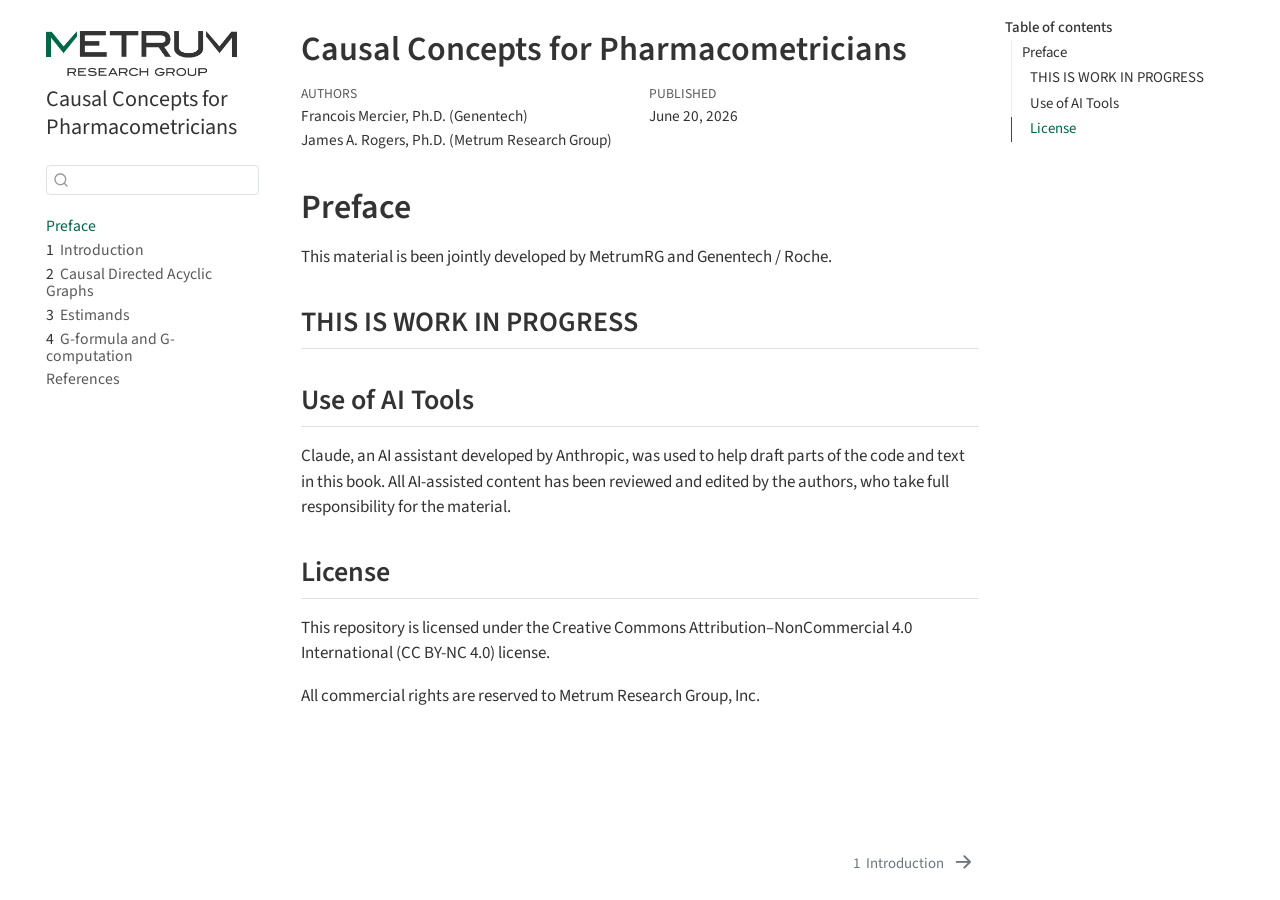
<file: index.html>
<!DOCTYPE html>
<html xmlns="http://www.w3.org/1999/xhtml" lang="en" xml:lang="en"><head>

<meta charset="utf-8">
<meta name="generator" content="quarto-1.7.31">

<meta name="viewport" content="width=device-width, initial-scale=1.0, user-scalable=yes">

<meta name="author" content="Francois Mercier, Ph.D.&nbsp;(Genentech)">
<meta name="author" content="James A. Rogers, Ph.D.&nbsp;(Metrum Research Group)">
<meta name="dcterms.date" content="2026-06-20">

<title>Causal Concepts for Pharmacometricians</title>
<style>
code{white-space: pre-wrap;}
span.smallcaps{font-variant: small-caps;}
div.columns{display: flex; gap: min(4vw, 1.5em);}
div.column{flex: auto; overflow-x: auto;}
div.hanging-indent{margin-left: 1.5em; text-indent: -1.5em;}
ul.task-list{list-style: none;}
ul.task-list li input[type="checkbox"] {
  width: 0.8em;
  margin: 0 0.8em 0.2em -1em; /* quarto-specific, see https://github.com/quarto-dev/quarto-cli/issues/4556 */ 
  vertical-align: middle;
}
</style>


<script src="site_libs/quarto-nav/quarto-nav.js"></script>
<script src="site_libs/quarto-nav/headroom.min.js"></script>
<script src="site_libs/clipboard/clipboard.min.js"></script>
<script src="site_libs/quarto-search/autocomplete.umd.js"></script>
<script src="site_libs/quarto-search/fuse.min.js"></script>
<script src="site_libs/quarto-search/quarto-search.js"></script>
<meta name="quarto:offset" content="./">
<link href="./Chapter0/intro.html" rel="next">
<script src="site_libs/quarto-html/quarto.js" type="module"></script>
<script src="site_libs/quarto-html/tabsets/tabsets.js" type="module"></script>
<script src="site_libs/quarto-html/popper.min.js"></script>
<script src="site_libs/quarto-html/tippy.umd.min.js"></script>
<script src="site_libs/quarto-html/anchor.min.js"></script>
<link href="site_libs/quarto-html/tippy.css" rel="stylesheet">
<link href="site_libs/quarto-html/quarto-syntax-highlighting-e1a5c8363afafaef2c763b6775fbf3ca.css" rel="stylesheet" id="quarto-text-highlighting-styles">
<script src="site_libs/bootstrap/bootstrap.min.js"></script>
<link href="site_libs/bootstrap/bootstrap-icons.css" rel="stylesheet">
<link href="site_libs/bootstrap/bootstrap-11c3c37eb1cfbb0d18db20d6795087db.min.css" rel="stylesheet" append-hash="true" id="quarto-bootstrap" data-mode="light">
<script id="quarto-search-options" type="application/json">{
  "location": "sidebar",
  "copy-button": false,
  "collapse-after": 3,
  "panel-placement": "start",
  "type": "textbox",
  "limit": 50,
  "keyboard-shortcut": [
    "f",
    "/",
    "s"
  ],
  "show-item-context": false,
  "language": {
    "search-no-results-text": "No results",
    "search-matching-documents-text": "matching documents",
    "search-copy-link-title": "Copy link to search",
    "search-hide-matches-text": "Hide additional matches",
    "search-more-match-text": "more match in this document",
    "search-more-matches-text": "more matches in this document",
    "search-clear-button-title": "Clear",
    "search-text-placeholder": "",
    "search-detached-cancel-button-title": "Cancel",
    "search-submit-button-title": "Submit",
    "search-label": "Search"
  }
}</script>


</head>

<body class="nav-sidebar floating quarto-light">

<div id="quarto-search-results"></div>
  <header id="quarto-header" class="headroom fixed-top">
  <nav class="quarto-secondary-nav">
    <div class="container-fluid d-flex">
      <button type="button" class="quarto-btn-toggle btn" data-bs-toggle="collapse" role="button" data-bs-target=".quarto-sidebar-collapse-item" aria-controls="quarto-sidebar" aria-expanded="false" aria-label="Toggle sidebar navigation" onclick="if (window.quartoToggleHeadroom) { window.quartoToggleHeadroom(); }">
        <i class="bi bi-layout-text-sidebar-reverse"></i>
      </button>
        <nav class="quarto-page-breadcrumbs" aria-label="breadcrumb"><ol class="breadcrumb"><li class="breadcrumb-item"><a href="./index.html">Preface</a></li></ol></nav>
        <a class="flex-grow-1" role="navigation" data-bs-toggle="collapse" data-bs-target=".quarto-sidebar-collapse-item" aria-controls="quarto-sidebar" aria-expanded="false" aria-label="Toggle sidebar navigation" onclick="if (window.quartoToggleHeadroom) { window.quartoToggleHeadroom(); }">      
        </a>
      <button type="button" class="btn quarto-search-button" aria-label="Search" onclick="window.quartoOpenSearch();">
        <i class="bi bi-search"></i>
      </button>
    </div>
  </nav>
</header>
<!-- content -->
<div id="quarto-content" class="quarto-container page-columns page-rows-contents page-layout-article">
<!-- sidebar -->
  <nav id="quarto-sidebar" class="sidebar collapse collapse-horizontal quarto-sidebar-collapse-item sidebar-navigation floating overflow-auto">
    <div class="pt-lg-2 mt-2 text-left sidebar-header sidebar-header-stacked">
      <a href="./index.html" class="sidebar-logo-link">
      <img src="./images/metrum-logo.png" alt="" class="sidebar-logo py-0 d-lg-inline d-none">
      </a>
    <div class="sidebar-title mb-0 py-0">
      <a href="./">Causal Concepts for Pharmacometricians</a> 
    </div>
      </div>
        <div class="mt-2 flex-shrink-0 align-items-center">
        <div class="sidebar-search">
        <div id="quarto-search" class="" title="Search"></div>
        </div>
        </div>
    <div class="sidebar-menu-container"> 
    <ul class="list-unstyled mt-1">
        <li class="sidebar-item">
  <div class="sidebar-item-container"> 
  <a href="./index.html" class="sidebar-item-text sidebar-link active">
 <span class="menu-text">Preface</span></a>
  </div>
</li>
        <li class="sidebar-item">
  <div class="sidebar-item-container"> 
  <a href="./Chapter0/intro.html" class="sidebar-item-text sidebar-link">
 <span class="menu-text"><span class="chapter-number">1</span>&nbsp; <span class="chapter-title">Introduction</span></span></a>
  </div>
</li>
        <li class="sidebar-item">
  <div class="sidebar-item-container"> 
  <a href="./Chapter1/dags.html" class="sidebar-item-text sidebar-link">
 <span class="menu-text"><span class="chapter-number">2</span>&nbsp; <span class="chapter-title">Causal Directed Acyclic Graphs</span></span></a>
  </div>
</li>
        <li class="sidebar-item">
  <div class="sidebar-item-container"> 
  <a href="./Chapter2/estimands.html" class="sidebar-item-text sidebar-link">
 <span class="menu-text"><span class="chapter-number">3</span>&nbsp; <span class="chapter-title">Estimands</span></span></a>
  </div>
</li>
        <li class="sidebar-item">
  <div class="sidebar-item-container"> 
  <a href="./Chapter3/g-computation.html" class="sidebar-item-text sidebar-link">
 <span class="menu-text"><span class="chapter-number">4</span>&nbsp; <span class="chapter-title">G-formula and G-computation</span></span></a>
  </div>
</li>
        <li class="sidebar-item">
  <div class="sidebar-item-container"> 
  <a href="./references.html" class="sidebar-item-text sidebar-link">
 <span class="menu-text">References</span></a>
  </div>
</li>
    </ul>
    </div>
</nav>
<div id="quarto-sidebar-glass" class="quarto-sidebar-collapse-item" data-bs-toggle="collapse" data-bs-target=".quarto-sidebar-collapse-item"></div>
<!-- margin-sidebar -->
    <div id="quarto-margin-sidebar" class="sidebar margin-sidebar">
        <nav id="TOC" role="doc-toc" class="toc-active">
    <h2 id="toc-title">Table of contents</h2>
   
  <ul>
  <li><a href="#preface" id="toc-preface" class="nav-link active" data-scroll-target="#preface">Preface</a>
  <ul>
  <li><a href="#this-is-work-in-progress" id="toc-this-is-work-in-progress" class="nav-link" data-scroll-target="#this-is-work-in-progress">THIS IS WORK IN PROGRESS</a></li>
  <li><a href="#use-of-ai-tools" id="toc-use-of-ai-tools" class="nav-link" data-scroll-target="#use-of-ai-tools">Use of AI Tools</a></li>
  <li><a href="#license" id="toc-license" class="nav-link" data-scroll-target="#license">License</a></li>
  </ul></li>
  </ul>
</nav>
    </div>
<!-- main -->
<main class="content" id="quarto-document-content">

<header id="title-block-header" class="quarto-title-block default">
<div class="quarto-title">
<h1 class="title">Causal Concepts for Pharmacometricians</h1>
</div>



<div class="quarto-title-meta">

    <div>
    <div class="quarto-title-meta-heading">Authors</div>
    <div class="quarto-title-meta-contents">
             <p>Francois Mercier, Ph.D.&nbsp;(Genentech) </p>
             <p>James A. Rogers, Ph.D.&nbsp;(Metrum Research Group) </p>
          </div>
  </div>
    
    <div>
    <div class="quarto-title-meta-heading">Published</div>
    <div class="quarto-title-meta-contents">
      <p class="date">June 20, 2026</p>
    </div>
  </div>
  
    
  </div>
  


</header>


<section id="preface" class="level1 unnumbered">
<h1 class="unnumbered">Preface</h1>
<p>This material is been jointly developed by MetrumRG and Genentech / Roche.</p>
<section id="this-is-work-in-progress" class="level2">
<h2 class="anchored" data-anchor-id="this-is-work-in-progress">THIS IS WORK IN PROGRESS</h2>
</section>
<section id="use-of-ai-tools" class="level2">
<h2 class="anchored" data-anchor-id="use-of-ai-tools">Use of AI Tools</h2>
<p>Claude, an AI assistant developed by Anthropic, was used to help draft parts of the code and text in this book. All AI-assisted content has been reviewed and edited by the authors, who take full responsibility for the material.</p>
</section>
<section id="license" class="level2">
<h2 class="anchored" data-anchor-id="license">License</h2>
<p>This repository is licensed under the Creative Commons Attribution–NonCommercial 4.0 International (CC BY-NC 4.0) license.</p>
<p>All commercial rights are reserved to Metrum Research Group, Inc.</p>
<!-- To learn more about Quarto books visit <https://quarto.org/docs/books>. -->
<!-- See @knuth84 for additional discussion of literate programming. -->


</section>
</section>

</main> <!-- /main -->
<script id="quarto-html-after-body" type="application/javascript">
  window.document.addEventListener("DOMContentLoaded", function (event) {
    const icon = "";
    const anchorJS = new window.AnchorJS();
    anchorJS.options = {
      placement: 'right',
      icon: icon
    };
    anchorJS.add('.anchored');
    const isCodeAnnotation = (el) => {
      for (const clz of el.classList) {
        if (clz.startsWith('code-annotation-')) {                     
          return true;
        }
      }
      return false;
    }
    const onCopySuccess = function(e) {
      // button target
      const button = e.trigger;
      // don't keep focus
      button.blur();
      // flash "checked"
      button.classList.add('code-copy-button-checked');
      var currentTitle = button.getAttribute("title");
      button.setAttribute("title", "Copied!");
      let tooltip;
      if (window.bootstrap) {
        button.setAttribute("data-bs-toggle", "tooltip");
        button.setAttribute("data-bs-placement", "left");
        button.setAttribute("data-bs-title", "Copied!");
        tooltip = new bootstrap.Tooltip(button, 
          { trigger: "manual", 
            customClass: "code-copy-button-tooltip",
            offset: [0, -8]});
        tooltip.show();    
      }
      setTimeout(function() {
        if (tooltip) {
          tooltip.hide();
          button.removeAttribute("data-bs-title");
          button.removeAttribute("data-bs-toggle");
          button.removeAttribute("data-bs-placement");
        }
        button.setAttribute("title", currentTitle);
        button.classList.remove('code-copy-button-checked');
      }, 1000);
      // clear code selection
      e.clearSelection();
    }
    const getTextToCopy = function(trigger) {
        const codeEl = trigger.previousElementSibling.cloneNode(true);
        for (const childEl of codeEl.children) {
          if (isCodeAnnotation(childEl)) {
            childEl.remove();
          }
        }
        return codeEl.innerText;
    }
    const clipboard = new window.ClipboardJS('.code-copy-button:not([data-in-quarto-modal])', {
      text: getTextToCopy
    });
    clipboard.on('success', onCopySuccess);
    if (window.document.getElementById('quarto-embedded-source-code-modal')) {
      const clipboardModal = new window.ClipboardJS('.code-copy-button[data-in-quarto-modal]', {
        text: getTextToCopy,
        container: window.document.getElementById('quarto-embedded-source-code-modal')
      });
      clipboardModal.on('success', onCopySuccess);
    }
      var localhostRegex = new RegExp(/^(?:http|https):\/\/localhost\:?[0-9]*\//);
      var mailtoRegex = new RegExp(/^mailto:/);
        var filterRegex = new RegExp('/' + window.location.host + '/');
      var isInternal = (href) => {
          return filterRegex.test(href) || localhostRegex.test(href) || mailtoRegex.test(href);
      }
      // Inspect non-navigation links and adorn them if external
     var links = window.document.querySelectorAll('a[href]:not(.nav-link):not(.navbar-brand):not(.toc-action):not(.sidebar-link):not(.sidebar-item-toggle):not(.pagination-link):not(.no-external):not([aria-hidden]):not(.dropdown-item):not(.quarto-navigation-tool):not(.about-link)');
      for (var i=0; i<links.length; i++) {
        const link = links[i];
        if (!isInternal(link.href)) {
          // undo the damage that might have been done by quarto-nav.js in the case of
          // links that we want to consider external
          if (link.dataset.originalHref !== undefined) {
            link.href = link.dataset.originalHref;
          }
        }
      }
    function tippyHover(el, contentFn, onTriggerFn, onUntriggerFn) {
      const config = {
        allowHTML: true,
        maxWidth: 500,
        delay: 100,
        arrow: false,
        appendTo: function(el) {
            return el.parentElement;
        },
        interactive: true,
        interactiveBorder: 10,
        theme: 'quarto',
        placement: 'bottom-start',
      };
      if (contentFn) {
        config.content = contentFn;
      }
      if (onTriggerFn) {
        config.onTrigger = onTriggerFn;
      }
      if (onUntriggerFn) {
        config.onUntrigger = onUntriggerFn;
      }
      window.tippy(el, config); 
    }
    const noterefs = window.document.querySelectorAll('a[role="doc-noteref"]');
    for (var i=0; i<noterefs.length; i++) {
      const ref = noterefs[i];
      tippyHover(ref, function() {
        // use id or data attribute instead here
        let href = ref.getAttribute('data-footnote-href') || ref.getAttribute('href');
        try { href = new URL(href).hash; } catch {}
        const id = href.replace(/^#\/?/, "");
        const note = window.document.getElementById(id);
        if (note) {
          return note.innerHTML;
        } else {
          return "";
        }
      });
    }
    const xrefs = window.document.querySelectorAll('a.quarto-xref');
    const processXRef = (id, note) => {
      // Strip column container classes
      const stripColumnClz = (el) => {
        el.classList.remove("page-full", "page-columns");
        if (el.children) {
          for (const child of el.children) {
            stripColumnClz(child);
          }
        }
      }
      stripColumnClz(note)
      if (id === null || id.startsWith('sec-')) {
        // Special case sections, only their first couple elements
        const container = document.createElement("div");
        if (note.children && note.children.length > 2) {
          container.appendChild(note.children[0].cloneNode(true));
          for (let i = 1; i < note.children.length; i++) {
            const child = note.children[i];
            if (child.tagName === "P" && child.innerText === "") {
              continue;
            } else {
              container.appendChild(child.cloneNode(true));
              break;
            }
          }
          if (window.Quarto?.typesetMath) {
            window.Quarto.typesetMath(container);
          }
          return container.innerHTML
        } else {
          if (window.Quarto?.typesetMath) {
            window.Quarto.typesetMath(note);
          }
          return note.innerHTML;
        }
      } else {
        // Remove any anchor links if they are present
        const anchorLink = note.querySelector('a.anchorjs-link');
        if (anchorLink) {
          anchorLink.remove();
        }
        if (window.Quarto?.typesetMath) {
          window.Quarto.typesetMath(note);
        }
        if (note.classList.contains("callout")) {
          return note.outerHTML;
        } else {
          return note.innerHTML;
        }
      }
    }
    for (var i=0; i<xrefs.length; i++) {
      const xref = xrefs[i];
      tippyHover(xref, undefined, function(instance) {
        instance.disable();
        let url = xref.getAttribute('href');
        let hash = undefined; 
        if (url.startsWith('#')) {
          hash = url;
        } else {
          try { hash = new URL(url).hash; } catch {}
        }
        if (hash) {
          const id = hash.replace(/^#\/?/, "");
          const note = window.document.getElementById(id);
          if (note !== null) {
            try {
              const html = processXRef(id, note.cloneNode(true));
              instance.setContent(html);
            } finally {
              instance.enable();
              instance.show();
            }
          } else {
            // See if we can fetch this
            fetch(url.split('#')[0])
            .then(res => res.text())
            .then(html => {
              const parser = new DOMParser();
              const htmlDoc = parser.parseFromString(html, "text/html");
              const note = htmlDoc.getElementById(id);
              if (note !== null) {
                const html = processXRef(id, note);
                instance.setContent(html);
              } 
            }).finally(() => {
              instance.enable();
              instance.show();
            });
          }
        } else {
          // See if we can fetch a full url (with no hash to target)
          // This is a special case and we should probably do some content thinning / targeting
          fetch(url)
          .then(res => res.text())
          .then(html => {
            const parser = new DOMParser();
            const htmlDoc = parser.parseFromString(html, "text/html");
            const note = htmlDoc.querySelector('main.content');
            if (note !== null) {
              // This should only happen for chapter cross references
              // (since there is no id in the URL)
              // remove the first header
              if (note.children.length > 0 && note.children[0].tagName === "HEADER") {
                note.children[0].remove();
              }
              const html = processXRef(null, note);
              instance.setContent(html);
            } 
          }).finally(() => {
            instance.enable();
            instance.show();
          });
        }
      }, function(instance) {
      });
    }
        let selectedAnnoteEl;
        const selectorForAnnotation = ( cell, annotation) => {
          let cellAttr = 'data-code-cell="' + cell + '"';
          let lineAttr = 'data-code-annotation="' +  annotation + '"';
          const selector = 'span[' + cellAttr + '][' + lineAttr + ']';
          return selector;
        }
        const selectCodeLines = (annoteEl) => {
          const doc = window.document;
          const targetCell = annoteEl.getAttribute("data-target-cell");
          const targetAnnotation = annoteEl.getAttribute("data-target-annotation");
          const annoteSpan = window.document.querySelector(selectorForAnnotation(targetCell, targetAnnotation));
          const lines = annoteSpan.getAttribute("data-code-lines").split(",");
          const lineIds = lines.map((line) => {
            return targetCell + "-" + line;
          })
          let top = null;
          let height = null;
          let parent = null;
          if (lineIds.length > 0) {
              //compute the position of the single el (top and bottom and make a div)
              const el = window.document.getElementById(lineIds[0]);
              top = el.offsetTop;
              height = el.offsetHeight;
              parent = el.parentElement.parentElement;
            if (lineIds.length > 1) {
              const lastEl = window.document.getElementById(lineIds[lineIds.length - 1]);
              const bottom = lastEl.offsetTop + lastEl.offsetHeight;
              height = bottom - top;
            }
            if (top !== null && height !== null && parent !== null) {
              // cook up a div (if necessary) and position it 
              let div = window.document.getElementById("code-annotation-line-highlight");
              if (div === null) {
                div = window.document.createElement("div");
                div.setAttribute("id", "code-annotation-line-highlight");
                div.style.position = 'absolute';
                parent.appendChild(div);
              }
              div.style.top = top - 2 + "px";
              div.style.height = height + 4 + "px";
              div.style.left = 0;
              let gutterDiv = window.document.getElementById("code-annotation-line-highlight-gutter");
              if (gutterDiv === null) {
                gutterDiv = window.document.createElement("div");
                gutterDiv.setAttribute("id", "code-annotation-line-highlight-gutter");
                gutterDiv.style.position = 'absolute';
                const codeCell = window.document.getElementById(targetCell);
                const gutter = codeCell.querySelector('.code-annotation-gutter');
                gutter.appendChild(gutterDiv);
              }
              gutterDiv.style.top = top - 2 + "px";
              gutterDiv.style.height = height + 4 + "px";
            }
            selectedAnnoteEl = annoteEl;
          }
        };
        const unselectCodeLines = () => {
          const elementsIds = ["code-annotation-line-highlight", "code-annotation-line-highlight-gutter"];
          elementsIds.forEach((elId) => {
            const div = window.document.getElementById(elId);
            if (div) {
              div.remove();
            }
          });
          selectedAnnoteEl = undefined;
        };
          // Handle positioning of the toggle
      window.addEventListener(
        "resize",
        throttle(() => {
          elRect = undefined;
          if (selectedAnnoteEl) {
            selectCodeLines(selectedAnnoteEl);
          }
        }, 10)
      );
      function throttle(fn, ms) {
      let throttle = false;
      let timer;
        return (...args) => {
          if(!throttle) { // first call gets through
              fn.apply(this, args);
              throttle = true;
          } else { // all the others get throttled
              if(timer) clearTimeout(timer); // cancel #2
              timer = setTimeout(() => {
                fn.apply(this, args);
                timer = throttle = false;
              }, ms);
          }
        };
      }
        // Attach click handler to the DT
        const annoteDls = window.document.querySelectorAll('dt[data-target-cell]');
        for (const annoteDlNode of annoteDls) {
          annoteDlNode.addEventListener('click', (event) => {
            const clickedEl = event.target;
            if (clickedEl !== selectedAnnoteEl) {
              unselectCodeLines();
              const activeEl = window.document.querySelector('dt[data-target-cell].code-annotation-active');
              if (activeEl) {
                activeEl.classList.remove('code-annotation-active');
              }
              selectCodeLines(clickedEl);
              clickedEl.classList.add('code-annotation-active');
            } else {
              // Unselect the line
              unselectCodeLines();
              clickedEl.classList.remove('code-annotation-active');
            }
          });
        }
    const findCites = (el) => {
      const parentEl = el.parentElement;
      if (parentEl) {
        const cites = parentEl.dataset.cites;
        if (cites) {
          return {
            el,
            cites: cites.split(' ')
          };
        } else {
          return findCites(el.parentElement)
        }
      } else {
        return undefined;
      }
    };
    var bibliorefs = window.document.querySelectorAll('a[role="doc-biblioref"]');
    for (var i=0; i<bibliorefs.length; i++) {
      const ref = bibliorefs[i];
      const citeInfo = findCites(ref);
      if (citeInfo) {
        tippyHover(citeInfo.el, function() {
          var popup = window.document.createElement('div');
          citeInfo.cites.forEach(function(cite) {
            var citeDiv = window.document.createElement('div');
            citeDiv.classList.add('hanging-indent');
            citeDiv.classList.add('csl-entry');
            var biblioDiv = window.document.getElementById('ref-' + cite);
            if (biblioDiv) {
              citeDiv.innerHTML = biblioDiv.innerHTML;
            }
            popup.appendChild(citeDiv);
          });
          return popup.innerHTML;
        });
      }
    }
  });
  </script>
<nav class="page-navigation">
  <div class="nav-page nav-page-previous">
  </div>
  <div class="nav-page nav-page-next">
      <a href="./Chapter0/intro.html" class="pagination-link" aria-label="Introduction">
        <span class="nav-page-text"><span class="chapter-number">1</span>&nbsp; <span class="chapter-title">Introduction</span></span> <i class="bi bi-arrow-right-short"></i>
      </a>
  </div>
</nav>
</div> <!-- /content -->




</body></html>
</file>
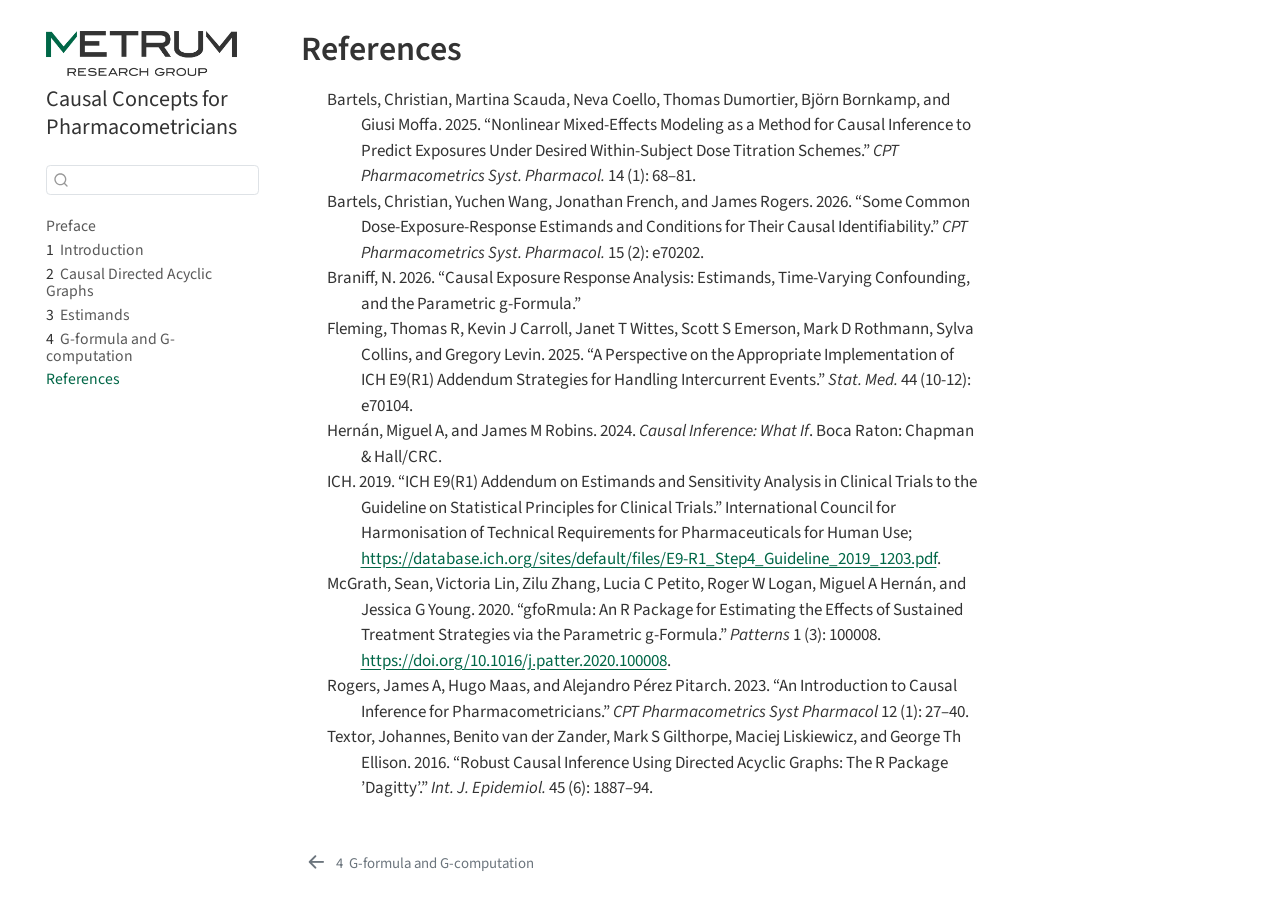
<file: references.html>
<!DOCTYPE html>
<html xmlns="http://www.w3.org/1999/xhtml" lang="en" xml:lang="en"><head>

<meta charset="utf-8">
<meta name="generator" content="quarto-1.7.31">

<meta name="viewport" content="width=device-width, initial-scale=1.0, user-scalable=yes">


<title>References – Causal Concepts for Pharmacometricians</title>
<style>
code{white-space: pre-wrap;}
span.smallcaps{font-variant: small-caps;}
div.columns{display: flex; gap: min(4vw, 1.5em);}
div.column{flex: auto; overflow-x: auto;}
div.hanging-indent{margin-left: 1.5em; text-indent: -1.5em;}
ul.task-list{list-style: none;}
ul.task-list li input[type="checkbox"] {
  width: 0.8em;
  margin: 0 0.8em 0.2em -1em; /* quarto-specific, see https://github.com/quarto-dev/quarto-cli/issues/4556 */ 
  vertical-align: middle;
}
/* CSS for citations */
div.csl-bib-body { }
div.csl-entry {
  clear: both;
}
.hanging-indent div.csl-entry {
  margin-left:2em;
  text-indent:-2em;
}
div.csl-left-margin {
  min-width:2em;
  float:left;
}
div.csl-right-inline {
  margin-left:2em;
  padding-left:1em;
}
div.csl-indent {
  margin-left: 2em;
}</style>


<script src="site_libs/quarto-nav/quarto-nav.js"></script>
<script src="site_libs/quarto-nav/headroom.min.js"></script>
<script src="site_libs/clipboard/clipboard.min.js"></script>
<script src="site_libs/quarto-search/autocomplete.umd.js"></script>
<script src="site_libs/quarto-search/fuse.min.js"></script>
<script src="site_libs/quarto-search/quarto-search.js"></script>
<meta name="quarto:offset" content="./">
<link href="./Chapter3/g-computation.html" rel="prev">
<script src="site_libs/quarto-html/quarto.js" type="module"></script>
<script src="site_libs/quarto-html/tabsets/tabsets.js" type="module"></script>
<script src="site_libs/quarto-html/popper.min.js"></script>
<script src="site_libs/quarto-html/tippy.umd.min.js"></script>
<script src="site_libs/quarto-html/anchor.min.js"></script>
<link href="site_libs/quarto-html/tippy.css" rel="stylesheet">
<link href="site_libs/quarto-html/quarto-syntax-highlighting-e1a5c8363afafaef2c763b6775fbf3ca.css" rel="stylesheet" id="quarto-text-highlighting-styles">
<script src="site_libs/bootstrap/bootstrap.min.js"></script>
<link href="site_libs/bootstrap/bootstrap-icons.css" rel="stylesheet">
<link href="site_libs/bootstrap/bootstrap-11c3c37eb1cfbb0d18db20d6795087db.min.css" rel="stylesheet" append-hash="true" id="quarto-bootstrap" data-mode="light">
<script id="quarto-search-options" type="application/json">{
  "location": "sidebar",
  "copy-button": false,
  "collapse-after": 3,
  "panel-placement": "start",
  "type": "textbox",
  "limit": 50,
  "keyboard-shortcut": [
    "f",
    "/",
    "s"
  ],
  "show-item-context": false,
  "language": {
    "search-no-results-text": "No results",
    "search-matching-documents-text": "matching documents",
    "search-copy-link-title": "Copy link to search",
    "search-hide-matches-text": "Hide additional matches",
    "search-more-match-text": "more match in this document",
    "search-more-matches-text": "more matches in this document",
    "search-clear-button-title": "Clear",
    "search-text-placeholder": "",
    "search-detached-cancel-button-title": "Cancel",
    "search-submit-button-title": "Submit",
    "search-label": "Search"
  }
}</script>


</head>

<body class="nav-sidebar floating quarto-light">

<div id="quarto-search-results"></div>
  <header id="quarto-header" class="headroom fixed-top">
  <nav class="quarto-secondary-nav">
    <div class="container-fluid d-flex">
      <button type="button" class="quarto-btn-toggle btn" data-bs-toggle="collapse" role="button" data-bs-target=".quarto-sidebar-collapse-item" aria-controls="quarto-sidebar" aria-expanded="false" aria-label="Toggle sidebar navigation" onclick="if (window.quartoToggleHeadroom) { window.quartoToggleHeadroom(); }">
        <i class="bi bi-layout-text-sidebar-reverse"></i>
      </button>
        <nav class="quarto-page-breadcrumbs" aria-label="breadcrumb"><ol class="breadcrumb"><li class="breadcrumb-item"><a href="./references.html">References</a></li></ol></nav>
        <a class="flex-grow-1" role="navigation" data-bs-toggle="collapse" data-bs-target=".quarto-sidebar-collapse-item" aria-controls="quarto-sidebar" aria-expanded="false" aria-label="Toggle sidebar navigation" onclick="if (window.quartoToggleHeadroom) { window.quartoToggleHeadroom(); }">      
        </a>
      <button type="button" class="btn quarto-search-button" aria-label="Search" onclick="window.quartoOpenSearch();">
        <i class="bi bi-search"></i>
      </button>
    </div>
  </nav>
</header>
<!-- content -->
<div id="quarto-content" class="quarto-container page-columns page-rows-contents page-layout-article">
<!-- sidebar -->
  <nav id="quarto-sidebar" class="sidebar collapse collapse-horizontal quarto-sidebar-collapse-item sidebar-navigation floating overflow-auto">
    <div class="pt-lg-2 mt-2 text-left sidebar-header sidebar-header-stacked">
      <a href="./index.html" class="sidebar-logo-link">
      <img src="./images/metrum-logo.png" alt="" class="sidebar-logo py-0 d-lg-inline d-none">
      </a>
    <div class="sidebar-title mb-0 py-0">
      <a href="./">Causal Concepts for Pharmacometricians</a> 
    </div>
      </div>
        <div class="mt-2 flex-shrink-0 align-items-center">
        <div class="sidebar-search">
        <div id="quarto-search" class="" title="Search"></div>
        </div>
        </div>
    <div class="sidebar-menu-container"> 
    <ul class="list-unstyled mt-1">
        <li class="sidebar-item">
  <div class="sidebar-item-container"> 
  <a href="./index.html" class="sidebar-item-text sidebar-link">
 <span class="menu-text">Preface</span></a>
  </div>
</li>
        <li class="sidebar-item">
  <div class="sidebar-item-container"> 
  <a href="./Chapter0/intro.html" class="sidebar-item-text sidebar-link">
 <span class="menu-text"><span class="chapter-number">1</span>&nbsp; <span class="chapter-title">Introduction</span></span></a>
  </div>
</li>
        <li class="sidebar-item">
  <div class="sidebar-item-container"> 
  <a href="./Chapter1/dags.html" class="sidebar-item-text sidebar-link">
 <span class="menu-text"><span class="chapter-number">2</span>&nbsp; <span class="chapter-title">Causal Directed Acyclic Graphs</span></span></a>
  </div>
</li>
        <li class="sidebar-item">
  <div class="sidebar-item-container"> 
  <a href="./Chapter2/estimands.html" class="sidebar-item-text sidebar-link">
 <span class="menu-text"><span class="chapter-number">3</span>&nbsp; <span class="chapter-title">Estimands</span></span></a>
  </div>
</li>
        <li class="sidebar-item">
  <div class="sidebar-item-container"> 
  <a href="./Chapter3/g-computation.html" class="sidebar-item-text sidebar-link">
 <span class="menu-text"><span class="chapter-number">4</span>&nbsp; <span class="chapter-title">G-formula and G-computation</span></span></a>
  </div>
</li>
        <li class="sidebar-item">
  <div class="sidebar-item-container"> 
  <a href="./references.html" class="sidebar-item-text sidebar-link active">
 <span class="menu-text">References</span></a>
  </div>
</li>
    </ul>
    </div>
</nav>
<div id="quarto-sidebar-glass" class="quarto-sidebar-collapse-item" data-bs-toggle="collapse" data-bs-target=".quarto-sidebar-collapse-item"></div>
<!-- margin-sidebar -->
    <div id="quarto-margin-sidebar" class="sidebar margin-sidebar zindex-bottom">
        
    </div>
<!-- main -->
<main class="content" id="quarto-document-content">

<header id="title-block-header" class="quarto-title-block default">
<div class="quarto-title">
<h1 class="title">References</h1>
</div>



<div class="quarto-title-meta">

    
  
    
  </div>
  


</header>


<div id="refs" class="references csl-bib-body hanging-indent" data-entry-spacing="0" role="list">
<div id="ref-Bartels2025-jq" class="csl-entry" role="listitem">
Bartels, Christian, Martina Scauda, Neva Coello, Thomas Dumortier, Björn
Bornkamp, and Giusi Moffa. 2025. <span>“Nonlinear Mixed-Effects Modeling
as a Method for Causal Inference to Predict Exposures Under Desired
Within-Subject Dose Titration Schemes.”</span> <em>CPT Pharmacometrics
Syst. Pharmacol.</em> 14 (1): 68–81.
</div>
<div id="ref-Bartels2026-eh" class="csl-entry" role="listitem">
Bartels, Christian, Yuchen Wang, Jonathan French, and James Rogers.
2026. <span>“Some Common Dose-Exposure-Response Estimands and Conditions
for Their Causal Identifiability.”</span> <em>CPT Pharmacometrics Syst.
Pharmacol.</em> 15 (2): e70202.
</div>
<div id="ref-Braniff2026-causalER" class="csl-entry" role="listitem">
Braniff, N. 2026. <span>“Causal Exposure Response Analysis: Estimands,
Time-Varying Confounding, and the Parametric g-Formula.”</span>
</div>
<div id="ref-Fleming2025-gm" class="csl-entry" role="listitem">
Fleming, Thomas R, Kevin J Carroll, Janet T Wittes, Scott S Emerson,
Mark D Rothmann, Sylva Collins, and Gregory Levin. 2025. <span>“A
Perspective on the Appropriate Implementation of <span>ICH</span>
<span>E9</span>(<span>R1</span>) Addendum Strategies for Handling
Intercurrent Events.”</span> <em>Stat. Med.</em> 44 (10-12): e70104.
</div>
<div id="ref-Hernan2024-whatif" class="csl-entry" role="listitem">
Hernán, Miguel A, and James M Robins. 2024. <em>Causal Inference: What
If</em>. Boca Raton: Chapman &amp; Hall/CRC.
</div>
<div id="ref-ICH2019-E9R1" class="csl-entry" role="listitem">
ICH. 2019. <span>“<span>ICH</span> <span>E9</span>(<span>R1</span>)
Addendum on Estimands and Sensitivity Analysis in Clinical Trials to the
Guideline on Statistical Principles for Clinical Trials.”</span>
International Council for Harmonisation of Technical Requirements for
Pharmaceuticals for Human Use; <a href="https://database.ich.org/sites/default/files/E9-R1_Step4_Guideline_2019_1203.pdf" class="uri">https://database.ich.org/sites/default/files/E9-R1_Step4_Guideline_2019_1203.pdf</a>.
</div>
<div id="ref-McGrath2020-gformula" class="csl-entry" role="listitem">
McGrath, Sean, Victoria Lin, Zilu Zhang, Lucia C Petito, Roger W Logan,
Miguel A Hernán, and Jessica G Young. 2020. <span>“<span class="nocase">gfoRmula</span>: An <span>R</span> Package for Estimating
the Effects of Sustained Treatment Strategies via the Parametric
g-Formula.”</span> <em>Patterns</em> 1 (3): 100008. <a href="https://doi.org/10.1016/j.patter.2020.100008">https://doi.org/10.1016/j.patter.2020.100008</a>.
</div>
<div id="ref-Rogers2023-kh" class="csl-entry" role="listitem">
Rogers, James A, Hugo Maas, and Alejandro Pérez Pitarch. 2023. <span>“An
Introduction to Causal Inference for Pharmacometricians.”</span> <em>CPT
Pharmacometrics Syst Pharmacol</em> 12 (1): 27–40.
</div>
<div id="ref-Textor2016-sb" class="csl-entry" role="listitem">
Textor, Johannes, Benito van der Zander, Mark S Gilthorpe, Maciej
Liskiewicz, and George Th Ellison. 2016. <span>“Robust Causal Inference
Using Directed Acyclic Graphs: The <span>R</span> Package
’Dagitty’.”</span> <em>Int. J. Epidemiol.</em> 45 (6): 1887–94.
</div>
</div>



</main> <!-- /main -->
<script id="quarto-html-after-body" type="application/javascript">
  window.document.addEventListener("DOMContentLoaded", function (event) {
    const icon = "";
    const anchorJS = new window.AnchorJS();
    anchorJS.options = {
      placement: 'right',
      icon: icon
    };
    anchorJS.add('.anchored');
    const isCodeAnnotation = (el) => {
      for (const clz of el.classList) {
        if (clz.startsWith('code-annotation-')) {                     
          return true;
        }
      }
      return false;
    }
    const onCopySuccess = function(e) {
      // button target
      const button = e.trigger;
      // don't keep focus
      button.blur();
      // flash "checked"
      button.classList.add('code-copy-button-checked');
      var currentTitle = button.getAttribute("title");
      button.setAttribute("title", "Copied!");
      let tooltip;
      if (window.bootstrap) {
        button.setAttribute("data-bs-toggle", "tooltip");
        button.setAttribute("data-bs-placement", "left");
        button.setAttribute("data-bs-title", "Copied!");
        tooltip = new bootstrap.Tooltip(button, 
          { trigger: "manual", 
            customClass: "code-copy-button-tooltip",
            offset: [0, -8]});
        tooltip.show();    
      }
      setTimeout(function() {
        if (tooltip) {
          tooltip.hide();
          button.removeAttribute("data-bs-title");
          button.removeAttribute("data-bs-toggle");
          button.removeAttribute("data-bs-placement");
        }
        button.setAttribute("title", currentTitle);
        button.classList.remove('code-copy-button-checked');
      }, 1000);
      // clear code selection
      e.clearSelection();
    }
    const getTextToCopy = function(trigger) {
        const codeEl = trigger.previousElementSibling.cloneNode(true);
        for (const childEl of codeEl.children) {
          if (isCodeAnnotation(childEl)) {
            childEl.remove();
          }
        }
        return codeEl.innerText;
    }
    const clipboard = new window.ClipboardJS('.code-copy-button:not([data-in-quarto-modal])', {
      text: getTextToCopy
    });
    clipboard.on('success', onCopySuccess);
    if (window.document.getElementById('quarto-embedded-source-code-modal')) {
      const clipboardModal = new window.ClipboardJS('.code-copy-button[data-in-quarto-modal]', {
        text: getTextToCopy,
        container: window.document.getElementById('quarto-embedded-source-code-modal')
      });
      clipboardModal.on('success', onCopySuccess);
    }
      var localhostRegex = new RegExp(/^(?:http|https):\/\/localhost\:?[0-9]*\//);
      var mailtoRegex = new RegExp(/^mailto:/);
        var filterRegex = new RegExp('/' + window.location.host + '/');
      var isInternal = (href) => {
          return filterRegex.test(href) || localhostRegex.test(href) || mailtoRegex.test(href);
      }
      // Inspect non-navigation links and adorn them if external
     var links = window.document.querySelectorAll('a[href]:not(.nav-link):not(.navbar-brand):not(.toc-action):not(.sidebar-link):not(.sidebar-item-toggle):not(.pagination-link):not(.no-external):not([aria-hidden]):not(.dropdown-item):not(.quarto-navigation-tool):not(.about-link)');
      for (var i=0; i<links.length; i++) {
        const link = links[i];
        if (!isInternal(link.href)) {
          // undo the damage that might have been done by quarto-nav.js in the case of
          // links that we want to consider external
          if (link.dataset.originalHref !== undefined) {
            link.href = link.dataset.originalHref;
          }
        }
      }
    function tippyHover(el, contentFn, onTriggerFn, onUntriggerFn) {
      const config = {
        allowHTML: true,
        maxWidth: 500,
        delay: 100,
        arrow: false,
        appendTo: function(el) {
            return el.parentElement;
        },
        interactive: true,
        interactiveBorder: 10,
        theme: 'quarto',
        placement: 'bottom-start',
      };
      if (contentFn) {
        config.content = contentFn;
      }
      if (onTriggerFn) {
        config.onTrigger = onTriggerFn;
      }
      if (onUntriggerFn) {
        config.onUntrigger = onUntriggerFn;
      }
      window.tippy(el, config); 
    }
    const noterefs = window.document.querySelectorAll('a[role="doc-noteref"]');
    for (var i=0; i<noterefs.length; i++) {
      const ref = noterefs[i];
      tippyHover(ref, function() {
        // use id or data attribute instead here
        let href = ref.getAttribute('data-footnote-href') || ref.getAttribute('href');
        try { href = new URL(href).hash; } catch {}
        const id = href.replace(/^#\/?/, "");
        const note = window.document.getElementById(id);
        if (note) {
          return note.innerHTML;
        } else {
          return "";
        }
      });
    }
    const xrefs = window.document.querySelectorAll('a.quarto-xref');
    const processXRef = (id, note) => {
      // Strip column container classes
      const stripColumnClz = (el) => {
        el.classList.remove("page-full", "page-columns");
        if (el.children) {
          for (const child of el.children) {
            stripColumnClz(child);
          }
        }
      }
      stripColumnClz(note)
      if (id === null || id.startsWith('sec-')) {
        // Special case sections, only their first couple elements
        const container = document.createElement("div");
        if (note.children && note.children.length > 2) {
          container.appendChild(note.children[0].cloneNode(true));
          for (let i = 1; i < note.children.length; i++) {
            const child = note.children[i];
            if (child.tagName === "P" && child.innerText === "") {
              continue;
            } else {
              container.appendChild(child.cloneNode(true));
              break;
            }
          }
          if (window.Quarto?.typesetMath) {
            window.Quarto.typesetMath(container);
          }
          return container.innerHTML
        } else {
          if (window.Quarto?.typesetMath) {
            window.Quarto.typesetMath(note);
          }
          return note.innerHTML;
        }
      } else {
        // Remove any anchor links if they are present
        const anchorLink = note.querySelector('a.anchorjs-link');
        if (anchorLink) {
          anchorLink.remove();
        }
        if (window.Quarto?.typesetMath) {
          window.Quarto.typesetMath(note);
        }
        if (note.classList.contains("callout")) {
          return note.outerHTML;
        } else {
          return note.innerHTML;
        }
      }
    }
    for (var i=0; i<xrefs.length; i++) {
      const xref = xrefs[i];
      tippyHover(xref, undefined, function(instance) {
        instance.disable();
        let url = xref.getAttribute('href');
        let hash = undefined; 
        if (url.startsWith('#')) {
          hash = url;
        } else {
          try { hash = new URL(url).hash; } catch {}
        }
        if (hash) {
          const id = hash.replace(/^#\/?/, "");
          const note = window.document.getElementById(id);
          if (note !== null) {
            try {
              const html = processXRef(id, note.cloneNode(true));
              instance.setContent(html);
            } finally {
              instance.enable();
              instance.show();
            }
          } else {
            // See if we can fetch this
            fetch(url.split('#')[0])
            .then(res => res.text())
            .then(html => {
              const parser = new DOMParser();
              const htmlDoc = parser.parseFromString(html, "text/html");
              const note = htmlDoc.getElementById(id);
              if (note !== null) {
                const html = processXRef(id, note);
                instance.setContent(html);
              } 
            }).finally(() => {
              instance.enable();
              instance.show();
            });
          }
        } else {
          // See if we can fetch a full url (with no hash to target)
          // This is a special case and we should probably do some content thinning / targeting
          fetch(url)
          .then(res => res.text())
          .then(html => {
            const parser = new DOMParser();
            const htmlDoc = parser.parseFromString(html, "text/html");
            const note = htmlDoc.querySelector('main.content');
            if (note !== null) {
              // This should only happen for chapter cross references
              // (since there is no id in the URL)
              // remove the first header
              if (note.children.length > 0 && note.children[0].tagName === "HEADER") {
                note.children[0].remove();
              }
              const html = processXRef(null, note);
              instance.setContent(html);
            } 
          }).finally(() => {
            instance.enable();
            instance.show();
          });
        }
      }, function(instance) {
      });
    }
        let selectedAnnoteEl;
        const selectorForAnnotation = ( cell, annotation) => {
          let cellAttr = 'data-code-cell="' + cell + '"';
          let lineAttr = 'data-code-annotation="' +  annotation + '"';
          const selector = 'span[' + cellAttr + '][' + lineAttr + ']';
          return selector;
        }
        const selectCodeLines = (annoteEl) => {
          const doc = window.document;
          const targetCell = annoteEl.getAttribute("data-target-cell");
          const targetAnnotation = annoteEl.getAttribute("data-target-annotation");
          const annoteSpan = window.document.querySelector(selectorForAnnotation(targetCell, targetAnnotation));
          const lines = annoteSpan.getAttribute("data-code-lines").split(",");
          const lineIds = lines.map((line) => {
            return targetCell + "-" + line;
          })
          let top = null;
          let height = null;
          let parent = null;
          if (lineIds.length > 0) {
              //compute the position of the single el (top and bottom and make a div)
              const el = window.document.getElementById(lineIds[0]);
              top = el.offsetTop;
              height = el.offsetHeight;
              parent = el.parentElement.parentElement;
            if (lineIds.length > 1) {
              const lastEl = window.document.getElementById(lineIds[lineIds.length - 1]);
              const bottom = lastEl.offsetTop + lastEl.offsetHeight;
              height = bottom - top;
            }
            if (top !== null && height !== null && parent !== null) {
              // cook up a div (if necessary) and position it 
              let div = window.document.getElementById("code-annotation-line-highlight");
              if (div === null) {
                div = window.document.createElement("div");
                div.setAttribute("id", "code-annotation-line-highlight");
                div.style.position = 'absolute';
                parent.appendChild(div);
              }
              div.style.top = top - 2 + "px";
              div.style.height = height + 4 + "px";
              div.style.left = 0;
              let gutterDiv = window.document.getElementById("code-annotation-line-highlight-gutter");
              if (gutterDiv === null) {
                gutterDiv = window.document.createElement("div");
                gutterDiv.setAttribute("id", "code-annotation-line-highlight-gutter");
                gutterDiv.style.position = 'absolute';
                const codeCell = window.document.getElementById(targetCell);
                const gutter = codeCell.querySelector('.code-annotation-gutter');
                gutter.appendChild(gutterDiv);
              }
              gutterDiv.style.top = top - 2 + "px";
              gutterDiv.style.height = height + 4 + "px";
            }
            selectedAnnoteEl = annoteEl;
          }
        };
        const unselectCodeLines = () => {
          const elementsIds = ["code-annotation-line-highlight", "code-annotation-line-highlight-gutter"];
          elementsIds.forEach((elId) => {
            const div = window.document.getElementById(elId);
            if (div) {
              div.remove();
            }
          });
          selectedAnnoteEl = undefined;
        };
          // Handle positioning of the toggle
      window.addEventListener(
        "resize",
        throttle(() => {
          elRect = undefined;
          if (selectedAnnoteEl) {
            selectCodeLines(selectedAnnoteEl);
          }
        }, 10)
      );
      function throttle(fn, ms) {
      let throttle = false;
      let timer;
        return (...args) => {
          if(!throttle) { // first call gets through
              fn.apply(this, args);
              throttle = true;
          } else { // all the others get throttled
              if(timer) clearTimeout(timer); // cancel #2
              timer = setTimeout(() => {
                fn.apply(this, args);
                timer = throttle = false;
              }, ms);
          }
        };
      }
        // Attach click handler to the DT
        const annoteDls = window.document.querySelectorAll('dt[data-target-cell]');
        for (const annoteDlNode of annoteDls) {
          annoteDlNode.addEventListener('click', (event) => {
            const clickedEl = event.target;
            if (clickedEl !== selectedAnnoteEl) {
              unselectCodeLines();
              const activeEl = window.document.querySelector('dt[data-target-cell].code-annotation-active');
              if (activeEl) {
                activeEl.classList.remove('code-annotation-active');
              }
              selectCodeLines(clickedEl);
              clickedEl.classList.add('code-annotation-active');
            } else {
              // Unselect the line
              unselectCodeLines();
              clickedEl.classList.remove('code-annotation-active');
            }
          });
        }
    const findCites = (el) => {
      const parentEl = el.parentElement;
      if (parentEl) {
        const cites = parentEl.dataset.cites;
        if (cites) {
          return {
            el,
            cites: cites.split(' ')
          };
        } else {
          return findCites(el.parentElement)
        }
      } else {
        return undefined;
      }
    };
    var bibliorefs = window.document.querySelectorAll('a[role="doc-biblioref"]');
    for (var i=0; i<bibliorefs.length; i++) {
      const ref = bibliorefs[i];
      const citeInfo = findCites(ref);
      if (citeInfo) {
        tippyHover(citeInfo.el, function() {
          var popup = window.document.createElement('div');
          citeInfo.cites.forEach(function(cite) {
            var citeDiv = window.document.createElement('div');
            citeDiv.classList.add('hanging-indent');
            citeDiv.classList.add('csl-entry');
            var biblioDiv = window.document.getElementById('ref-' + cite);
            if (biblioDiv) {
              citeDiv.innerHTML = biblioDiv.innerHTML;
            }
            popup.appendChild(citeDiv);
          });
          return popup.innerHTML;
        });
      }
    }
  });
  </script>
<nav class="page-navigation">
  <div class="nav-page nav-page-previous">
      <a href="./Chapter3/g-computation.html" class="pagination-link" aria-label="G-formula and G-computation">
        <i class="bi bi-arrow-left-short"></i> <span class="nav-page-text"><span class="chapter-number">4</span>&nbsp; <span class="chapter-title">G-formula and G-computation</span></span>
      </a>          
  </div>
  <div class="nav-page nav-page-next">
  </div>
</nav>
</div> <!-- /content -->




</body></html>
</file>
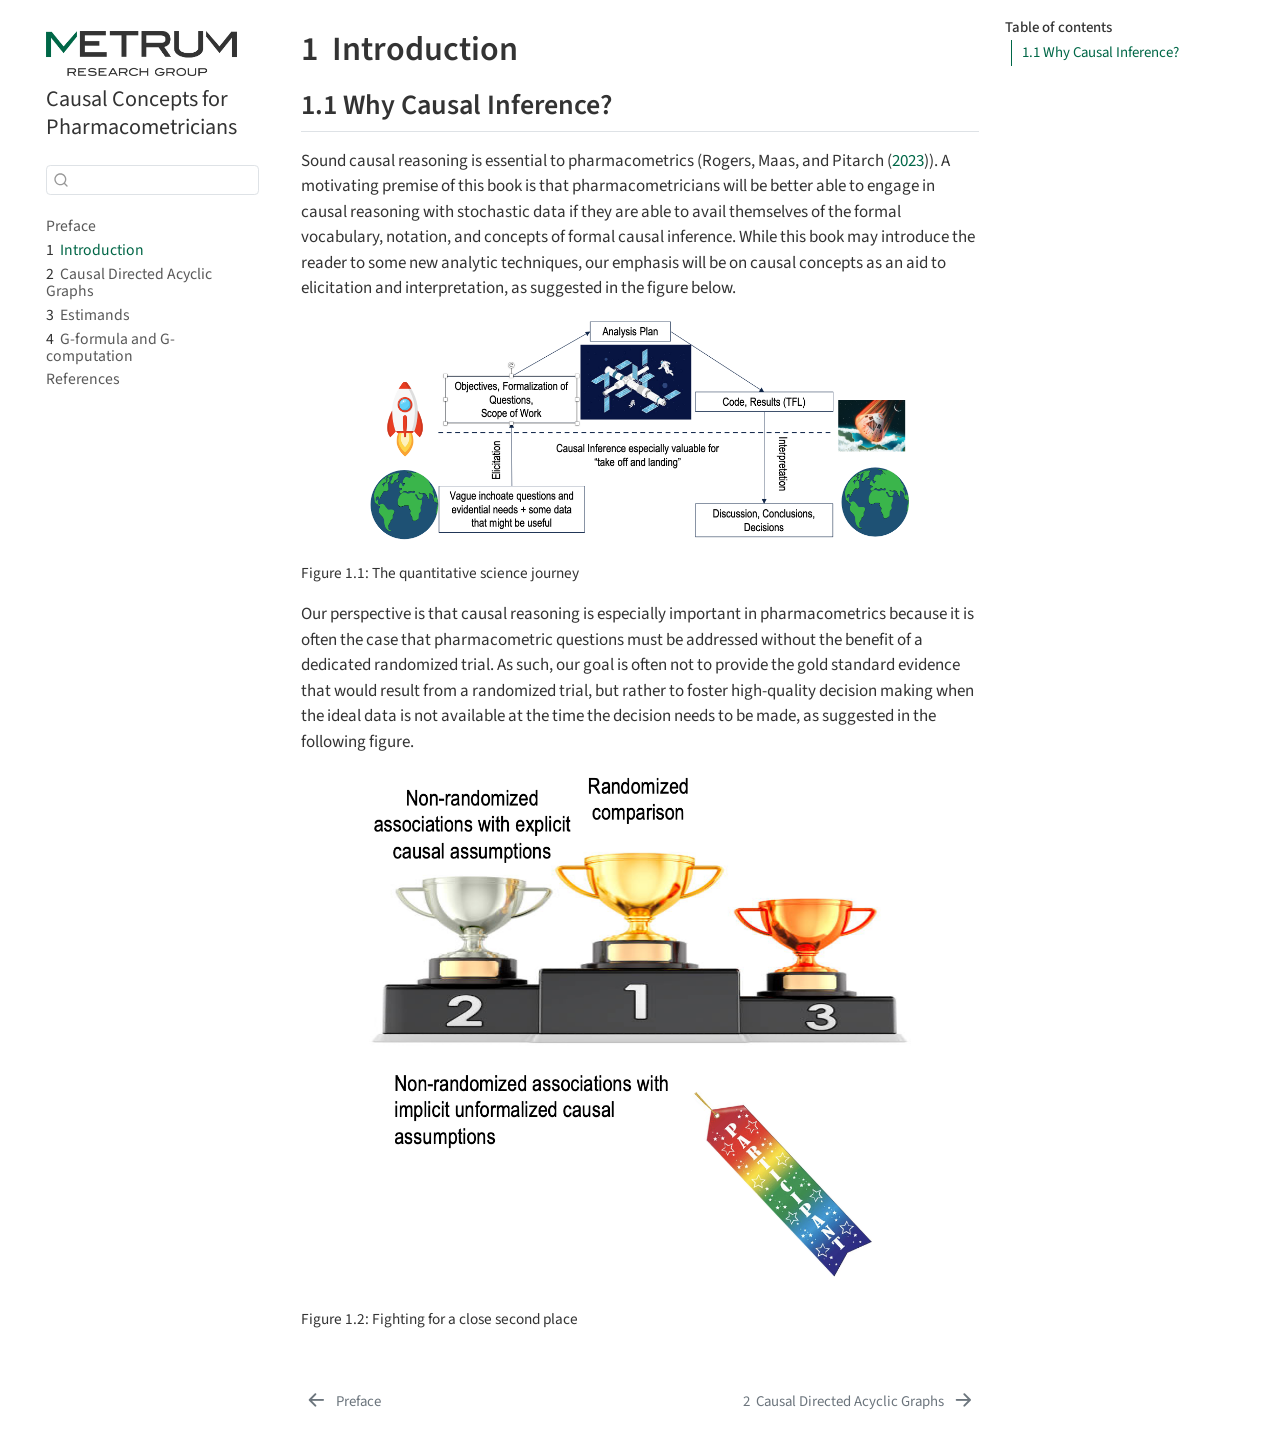
<file: Chapter0/intro.html>
<!DOCTYPE html>
<html xmlns="http://www.w3.org/1999/xhtml" lang="en" xml:lang="en"><head>

<meta charset="utf-8">
<meta name="generator" content="quarto-1.7.31">

<meta name="viewport" content="width=device-width, initial-scale=1.0, user-scalable=yes">


<title>1&nbsp; Introduction – Causal Concepts for Pharmacometricians</title>
<style>
code{white-space: pre-wrap;}
span.smallcaps{font-variant: small-caps;}
div.columns{display: flex; gap: min(4vw, 1.5em);}
div.column{flex: auto; overflow-x: auto;}
div.hanging-indent{margin-left: 1.5em; text-indent: -1.5em;}
ul.task-list{list-style: none;}
ul.task-list li input[type="checkbox"] {
  width: 0.8em;
  margin: 0 0.8em 0.2em -1em; /* quarto-specific, see https://github.com/quarto-dev/quarto-cli/issues/4556 */ 
  vertical-align: middle;
}
/* CSS for citations */
div.csl-bib-body { }
div.csl-entry {
  clear: both;
  margin-bottom: 0em;
}
.hanging-indent div.csl-entry {
  margin-left:2em;
  text-indent:-2em;
}
div.csl-left-margin {
  min-width:2em;
  float:left;
}
div.csl-right-inline {
  margin-left:2em;
  padding-left:1em;
}
div.csl-indent {
  margin-left: 2em;
}</style>


<script src="../site_libs/quarto-nav/quarto-nav.js"></script>
<script src="../site_libs/quarto-nav/headroom.min.js"></script>
<script src="../site_libs/clipboard/clipboard.min.js"></script>
<script src="../site_libs/quarto-search/autocomplete.umd.js"></script>
<script src="../site_libs/quarto-search/fuse.min.js"></script>
<script src="../site_libs/quarto-search/quarto-search.js"></script>
<meta name="quarto:offset" content="../">
<link href="../Chapter1/dags.html" rel="next">
<link href="../index.html" rel="prev">
<script src="../site_libs/quarto-html/quarto.js" type="module"></script>
<script src="../site_libs/quarto-html/tabsets/tabsets.js" type="module"></script>
<script src="../site_libs/quarto-html/popper.min.js"></script>
<script src="../site_libs/quarto-html/tippy.umd.min.js"></script>
<script src="../site_libs/quarto-html/anchor.min.js"></script>
<link href="../site_libs/quarto-html/tippy.css" rel="stylesheet">
<link href="../site_libs/quarto-html/quarto-syntax-highlighting-e1a5c8363afafaef2c763b6775fbf3ca.css" rel="stylesheet" id="quarto-text-highlighting-styles">
<script src="../site_libs/bootstrap/bootstrap.min.js"></script>
<link href="../site_libs/bootstrap/bootstrap-icons.css" rel="stylesheet">
<link href="../site_libs/bootstrap/bootstrap-11c3c37eb1cfbb0d18db20d6795087db.min.css" rel="stylesheet" append-hash="true" id="quarto-bootstrap" data-mode="light">
<script id="quarto-search-options" type="application/json">{
  "location": "sidebar",
  "copy-button": false,
  "collapse-after": 3,
  "panel-placement": "start",
  "type": "textbox",
  "limit": 50,
  "keyboard-shortcut": [
    "f",
    "/",
    "s"
  ],
  "show-item-context": false,
  "language": {
    "search-no-results-text": "No results",
    "search-matching-documents-text": "matching documents",
    "search-copy-link-title": "Copy link to search",
    "search-hide-matches-text": "Hide additional matches",
    "search-more-match-text": "more match in this document",
    "search-more-matches-text": "more matches in this document",
    "search-clear-button-title": "Clear",
    "search-text-placeholder": "",
    "search-detached-cancel-button-title": "Cancel",
    "search-submit-button-title": "Submit",
    "search-label": "Search"
  }
}</script>


</head>

<body class="nav-sidebar floating quarto-light">

<div id="quarto-search-results"></div>
  <header id="quarto-header" class="headroom fixed-top">
  <nav class="quarto-secondary-nav">
    <div class="container-fluid d-flex">
      <button type="button" class="quarto-btn-toggle btn" data-bs-toggle="collapse" role="button" data-bs-target=".quarto-sidebar-collapse-item" aria-controls="quarto-sidebar" aria-expanded="false" aria-label="Toggle sidebar navigation" onclick="if (window.quartoToggleHeadroom) { window.quartoToggleHeadroom(); }">
        <i class="bi bi-layout-text-sidebar-reverse"></i>
      </button>
        <nav class="quarto-page-breadcrumbs" aria-label="breadcrumb"><ol class="breadcrumb"><li class="breadcrumb-item"><a href="../Chapter0/intro.html"><span class="chapter-number">1</span>&nbsp; <span class="chapter-title">Introduction</span></a></li></ol></nav>
        <a class="flex-grow-1" role="navigation" data-bs-toggle="collapse" data-bs-target=".quarto-sidebar-collapse-item" aria-controls="quarto-sidebar" aria-expanded="false" aria-label="Toggle sidebar navigation" onclick="if (window.quartoToggleHeadroom) { window.quartoToggleHeadroom(); }">      
        </a>
      <button type="button" class="btn quarto-search-button" aria-label="Search" onclick="window.quartoOpenSearch();">
        <i class="bi bi-search"></i>
      </button>
    </div>
  </nav>
</header>
<!-- content -->
<div id="quarto-content" class="quarto-container page-columns page-rows-contents page-layout-article">
<!-- sidebar -->
  <nav id="quarto-sidebar" class="sidebar collapse collapse-horizontal quarto-sidebar-collapse-item sidebar-navigation floating overflow-auto">
    <div class="pt-lg-2 mt-2 text-left sidebar-header sidebar-header-stacked">
      <a href="../index.html" class="sidebar-logo-link">
      <img src="../images/metrum-logo.png" alt="" class="sidebar-logo py-0 d-lg-inline d-none">
      </a>
    <div class="sidebar-title mb-0 py-0">
      <a href="../">Causal Concepts for Pharmacometricians</a> 
    </div>
      </div>
        <div class="mt-2 flex-shrink-0 align-items-center">
        <div class="sidebar-search">
        <div id="quarto-search" class="" title="Search"></div>
        </div>
        </div>
    <div class="sidebar-menu-container"> 
    <ul class="list-unstyled mt-1">
        <li class="sidebar-item">
  <div class="sidebar-item-container"> 
  <a href="../index.html" class="sidebar-item-text sidebar-link">
 <span class="menu-text">Preface</span></a>
  </div>
</li>
        <li class="sidebar-item">
  <div class="sidebar-item-container"> 
  <a href="../Chapter0/intro.html" class="sidebar-item-text sidebar-link active">
 <span class="menu-text"><span class="chapter-number">1</span>&nbsp; <span class="chapter-title">Introduction</span></span></a>
  </div>
</li>
        <li class="sidebar-item">
  <div class="sidebar-item-container"> 
  <a href="../Chapter1/dags.html" class="sidebar-item-text sidebar-link">
 <span class="menu-text"><span class="chapter-number">2</span>&nbsp; <span class="chapter-title">Causal Directed Acyclic Graphs</span></span></a>
  </div>
</li>
        <li class="sidebar-item">
  <div class="sidebar-item-container"> 
  <a href="../Chapter2/estimands.html" class="sidebar-item-text sidebar-link">
 <span class="menu-text"><span class="chapter-number">3</span>&nbsp; <span class="chapter-title">Estimands</span></span></a>
  </div>
</li>
        <li class="sidebar-item">
  <div class="sidebar-item-container"> 
  <a href="../Chapter3/g-computation.html" class="sidebar-item-text sidebar-link">
 <span class="menu-text"><span class="chapter-number">4</span>&nbsp; <span class="chapter-title">G-formula and G-computation</span></span></a>
  </div>
</li>
        <li class="sidebar-item">
  <div class="sidebar-item-container"> 
  <a href="../references.html" class="sidebar-item-text sidebar-link">
 <span class="menu-text">References</span></a>
  </div>
</li>
    </ul>
    </div>
</nav>
<div id="quarto-sidebar-glass" class="quarto-sidebar-collapse-item" data-bs-toggle="collapse" data-bs-target=".quarto-sidebar-collapse-item"></div>
<!-- margin-sidebar -->
    <div id="quarto-margin-sidebar" class="sidebar margin-sidebar">
        <nav id="TOC" role="doc-toc" class="toc-active">
    <h2 id="toc-title">Table of contents</h2>
   
  <ul>
  <li><a href="#why-causal-inference" id="toc-why-causal-inference" class="nav-link active" data-scroll-target="#why-causal-inference"><span class="header-section-number">1.1</span> Why Causal Inference?</a></li>
  </ul>
</nav>
    </div>
<!-- main -->
<main class="content" id="quarto-document-content">

<header id="title-block-header" class="quarto-title-block default">
<div class="quarto-title">
<h1 class="title"><span class="chapter-number">1</span>&nbsp; <span class="chapter-title">Introduction</span></h1>
</div>



<div class="quarto-title-meta">

    
  
    
  </div>
  


</header>


<section id="why-causal-inference" class="level2" data-number="1.1">
<h2 data-number="1.1" class="anchored" data-anchor-id="why-causal-inference"><span class="header-section-number">1.1</span> Why Causal Inference?</h2>
<p>Sound causal reasoning is essential to pharmacometrics (<span class="citation" data-cites="Rogers2023-kh">Rogers, Maas, and Pitarch (<a href="../references.html#ref-Rogers2023-kh" role="doc-biblioref">2023</a>)</span>). A motivating premise of this book is that pharmacometricians will be better able to engage in causal reasoning with stochastic data if they are able to avail themselves of the formal vocabulary, notation, and concepts of formal causal inference. While this book may introduce the reader to some new analytic techniques, our emphasis will be on causal concepts as an aid to elicitation and interpretation, as suggested in the figure below.</p>
<div id="fig-qs-journey" class="quarto-float quarto-figure quarto-figure-center anchored" data-fig-align="center">
<figure class="quarto-float quarto-float-fig figure">
<div aria-describedby="fig-qs-journey-caption-0ceaefa1-69ba-4598-a22c-09a6ac19f8ca">
<img src="fig/img1-qsvoyage.png" class="img-fluid quarto-figure quarto-figure-center figure-img" style="width:80.0%">
</div>
<figcaption class="quarto-float-caption-bottom quarto-float-caption quarto-float-fig" id="fig-qs-journey-caption-0ceaefa1-69ba-4598-a22c-09a6ac19f8ca">
Figure&nbsp;1.1: The quantitative science journey
</figcaption>
</figure>
</div>
<p>Our perspective is that causal reasoning is especially important in pharmacometrics because it is often the case that pharmacometric questions must be addressed without the benefit of a dedicated randomized trial. As such, our goal is often not to provide the gold standard evidence that would result from a randomized trial, but rather to foster high-quality decision making when the ideal data is not available at the time the decision needs to be made, as suggested in the following figure.</p>
<div id="fig-close-second" class="quarto-float quarto-figure quarto-figure-center anchored" data-fig-align="center">
<figure class="quarto-float quarto-float-fig figure">
<div aria-describedby="fig-close-second-caption-0ceaefa1-69ba-4598-a22c-09a6ac19f8ca">
<img src="fig/img2-goldmedal.png" class="img-fluid quarto-figure quarto-figure-center figure-img" style="width:80.0%">
</div>
<figcaption class="quarto-float-caption-bottom quarto-float-caption quarto-float-fig" id="fig-close-second-caption-0ceaefa1-69ba-4598-a22c-09a6ac19f8ca">
Figure&nbsp;1.2: Fighting for a close second place
</figcaption>
</figure>
</div>
<!-- ## Motivating Example: The TOGA and HELOISE Trials -->
<!-- ## What Causal Inference Doesn't Do -->


<div id="refs" class="references csl-bib-body hanging-indent" data-entry-spacing="0" role="list" style="display: none">
<div id="ref-Rogers2023-kh" class="csl-entry" role="listitem">
Rogers, James A, Hugo Maas, and Alejandro Pérez Pitarch. 2023. <span>“An Introduction to Causal Inference for Pharmacometricians.”</span> <em>CPT Pharmacometrics Syst Pharmacol</em> 12 (1): 27–40.
</div>
</div>
</section>

</main> <!-- /main -->
<script id="quarto-html-after-body" type="application/javascript">
  window.document.addEventListener("DOMContentLoaded", function (event) {
    const icon = "";
    const anchorJS = new window.AnchorJS();
    anchorJS.options = {
      placement: 'right',
      icon: icon
    };
    anchorJS.add('.anchored');
    const isCodeAnnotation = (el) => {
      for (const clz of el.classList) {
        if (clz.startsWith('code-annotation-')) {                     
          return true;
        }
      }
      return false;
    }
    const onCopySuccess = function(e) {
      // button target
      const button = e.trigger;
      // don't keep focus
      button.blur();
      // flash "checked"
      button.classList.add('code-copy-button-checked');
      var currentTitle = button.getAttribute("title");
      button.setAttribute("title", "Copied!");
      let tooltip;
      if (window.bootstrap) {
        button.setAttribute("data-bs-toggle", "tooltip");
        button.setAttribute("data-bs-placement", "left");
        button.setAttribute("data-bs-title", "Copied!");
        tooltip = new bootstrap.Tooltip(button, 
          { trigger: "manual", 
            customClass: "code-copy-button-tooltip",
            offset: [0, -8]});
        tooltip.show();    
      }
      setTimeout(function() {
        if (tooltip) {
          tooltip.hide();
          button.removeAttribute("data-bs-title");
          button.removeAttribute("data-bs-toggle");
          button.removeAttribute("data-bs-placement");
        }
        button.setAttribute("title", currentTitle);
        button.classList.remove('code-copy-button-checked');
      }, 1000);
      // clear code selection
      e.clearSelection();
    }
    const getTextToCopy = function(trigger) {
        const codeEl = trigger.previousElementSibling.cloneNode(true);
        for (const childEl of codeEl.children) {
          if (isCodeAnnotation(childEl)) {
            childEl.remove();
          }
        }
        return codeEl.innerText;
    }
    const clipboard = new window.ClipboardJS('.code-copy-button:not([data-in-quarto-modal])', {
      text: getTextToCopy
    });
    clipboard.on('success', onCopySuccess);
    if (window.document.getElementById('quarto-embedded-source-code-modal')) {
      const clipboardModal = new window.ClipboardJS('.code-copy-button[data-in-quarto-modal]', {
        text: getTextToCopy,
        container: window.document.getElementById('quarto-embedded-source-code-modal')
      });
      clipboardModal.on('success', onCopySuccess);
    }
      var localhostRegex = new RegExp(/^(?:http|https):\/\/localhost\:?[0-9]*\//);
      var mailtoRegex = new RegExp(/^mailto:/);
        var filterRegex = new RegExp('/' + window.location.host + '/');
      var isInternal = (href) => {
          return filterRegex.test(href) || localhostRegex.test(href) || mailtoRegex.test(href);
      }
      // Inspect non-navigation links and adorn them if external
     var links = window.document.querySelectorAll('a[href]:not(.nav-link):not(.navbar-brand):not(.toc-action):not(.sidebar-link):not(.sidebar-item-toggle):not(.pagination-link):not(.no-external):not([aria-hidden]):not(.dropdown-item):not(.quarto-navigation-tool):not(.about-link)');
      for (var i=0; i<links.length; i++) {
        const link = links[i];
        if (!isInternal(link.href)) {
          // undo the damage that might have been done by quarto-nav.js in the case of
          // links that we want to consider external
          if (link.dataset.originalHref !== undefined) {
            link.href = link.dataset.originalHref;
          }
        }
      }
    function tippyHover(el, contentFn, onTriggerFn, onUntriggerFn) {
      const config = {
        allowHTML: true,
        maxWidth: 500,
        delay: 100,
        arrow: false,
        appendTo: function(el) {
            return el.parentElement;
        },
        interactive: true,
        interactiveBorder: 10,
        theme: 'quarto',
        placement: 'bottom-start',
      };
      if (contentFn) {
        config.content = contentFn;
      }
      if (onTriggerFn) {
        config.onTrigger = onTriggerFn;
      }
      if (onUntriggerFn) {
        config.onUntrigger = onUntriggerFn;
      }
      window.tippy(el, config); 
    }
    const noterefs = window.document.querySelectorAll('a[role="doc-noteref"]');
    for (var i=0; i<noterefs.length; i++) {
      const ref = noterefs[i];
      tippyHover(ref, function() {
        // use id or data attribute instead here
        let href = ref.getAttribute('data-footnote-href') || ref.getAttribute('href');
        try { href = new URL(href).hash; } catch {}
        const id = href.replace(/^#\/?/, "");
        const note = window.document.getElementById(id);
        if (note) {
          return note.innerHTML;
        } else {
          return "";
        }
      });
    }
    const xrefs = window.document.querySelectorAll('a.quarto-xref');
    const processXRef = (id, note) => {
      // Strip column container classes
      const stripColumnClz = (el) => {
        el.classList.remove("page-full", "page-columns");
        if (el.children) {
          for (const child of el.children) {
            stripColumnClz(child);
          }
        }
      }
      stripColumnClz(note)
      if (id === null || id.startsWith('sec-')) {
        // Special case sections, only their first couple elements
        const container = document.createElement("div");
        if (note.children && note.children.length > 2) {
          container.appendChild(note.children[0].cloneNode(true));
          for (let i = 1; i < note.children.length; i++) {
            const child = note.children[i];
            if (child.tagName === "P" && child.innerText === "") {
              continue;
            } else {
              container.appendChild(child.cloneNode(true));
              break;
            }
          }
          if (window.Quarto?.typesetMath) {
            window.Quarto.typesetMath(container);
          }
          return container.innerHTML
        } else {
          if (window.Quarto?.typesetMath) {
            window.Quarto.typesetMath(note);
          }
          return note.innerHTML;
        }
      } else {
        // Remove any anchor links if they are present
        const anchorLink = note.querySelector('a.anchorjs-link');
        if (anchorLink) {
          anchorLink.remove();
        }
        if (window.Quarto?.typesetMath) {
          window.Quarto.typesetMath(note);
        }
        if (note.classList.contains("callout")) {
          return note.outerHTML;
        } else {
          return note.innerHTML;
        }
      }
    }
    for (var i=0; i<xrefs.length; i++) {
      const xref = xrefs[i];
      tippyHover(xref, undefined, function(instance) {
        instance.disable();
        let url = xref.getAttribute('href');
        let hash = undefined; 
        if (url.startsWith('#')) {
          hash = url;
        } else {
          try { hash = new URL(url).hash; } catch {}
        }
        if (hash) {
          const id = hash.replace(/^#\/?/, "");
          const note = window.document.getElementById(id);
          if (note !== null) {
            try {
              const html = processXRef(id, note.cloneNode(true));
              instance.setContent(html);
            } finally {
              instance.enable();
              instance.show();
            }
          } else {
            // See if we can fetch this
            fetch(url.split('#')[0])
            .then(res => res.text())
            .then(html => {
              const parser = new DOMParser();
              const htmlDoc = parser.parseFromString(html, "text/html");
              const note = htmlDoc.getElementById(id);
              if (note !== null) {
                const html = processXRef(id, note);
                instance.setContent(html);
              } 
            }).finally(() => {
              instance.enable();
              instance.show();
            });
          }
        } else {
          // See if we can fetch a full url (with no hash to target)
          // This is a special case and we should probably do some content thinning / targeting
          fetch(url)
          .then(res => res.text())
          .then(html => {
            const parser = new DOMParser();
            const htmlDoc = parser.parseFromString(html, "text/html");
            const note = htmlDoc.querySelector('main.content');
            if (note !== null) {
              // This should only happen for chapter cross references
              // (since there is no id in the URL)
              // remove the first header
              if (note.children.length > 0 && note.children[0].tagName === "HEADER") {
                note.children[0].remove();
              }
              const html = processXRef(null, note);
              instance.setContent(html);
            } 
          }).finally(() => {
            instance.enable();
            instance.show();
          });
        }
      }, function(instance) {
      });
    }
        let selectedAnnoteEl;
        const selectorForAnnotation = ( cell, annotation) => {
          let cellAttr = 'data-code-cell="' + cell + '"';
          let lineAttr = 'data-code-annotation="' +  annotation + '"';
          const selector = 'span[' + cellAttr + '][' + lineAttr + ']';
          return selector;
        }
        const selectCodeLines = (annoteEl) => {
          const doc = window.document;
          const targetCell = annoteEl.getAttribute("data-target-cell");
          const targetAnnotation = annoteEl.getAttribute("data-target-annotation");
          const annoteSpan = window.document.querySelector(selectorForAnnotation(targetCell, targetAnnotation));
          const lines = annoteSpan.getAttribute("data-code-lines").split(",");
          const lineIds = lines.map((line) => {
            return targetCell + "-" + line;
          })
          let top = null;
          let height = null;
          let parent = null;
          if (lineIds.length > 0) {
              //compute the position of the single el (top and bottom and make a div)
              const el = window.document.getElementById(lineIds[0]);
              top = el.offsetTop;
              height = el.offsetHeight;
              parent = el.parentElement.parentElement;
            if (lineIds.length > 1) {
              const lastEl = window.document.getElementById(lineIds[lineIds.length - 1]);
              const bottom = lastEl.offsetTop + lastEl.offsetHeight;
              height = bottom - top;
            }
            if (top !== null && height !== null && parent !== null) {
              // cook up a div (if necessary) and position it 
              let div = window.document.getElementById("code-annotation-line-highlight");
              if (div === null) {
                div = window.document.createElement("div");
                div.setAttribute("id", "code-annotation-line-highlight");
                div.style.position = 'absolute';
                parent.appendChild(div);
              }
              div.style.top = top - 2 + "px";
              div.style.height = height + 4 + "px";
              div.style.left = 0;
              let gutterDiv = window.document.getElementById("code-annotation-line-highlight-gutter");
              if (gutterDiv === null) {
                gutterDiv = window.document.createElement("div");
                gutterDiv.setAttribute("id", "code-annotation-line-highlight-gutter");
                gutterDiv.style.position = 'absolute';
                const codeCell = window.document.getElementById(targetCell);
                const gutter = codeCell.querySelector('.code-annotation-gutter');
                gutter.appendChild(gutterDiv);
              }
              gutterDiv.style.top = top - 2 + "px";
              gutterDiv.style.height = height + 4 + "px";
            }
            selectedAnnoteEl = annoteEl;
          }
        };
        const unselectCodeLines = () => {
          const elementsIds = ["code-annotation-line-highlight", "code-annotation-line-highlight-gutter"];
          elementsIds.forEach((elId) => {
            const div = window.document.getElementById(elId);
            if (div) {
              div.remove();
            }
          });
          selectedAnnoteEl = undefined;
        };
          // Handle positioning of the toggle
      window.addEventListener(
        "resize",
        throttle(() => {
          elRect = undefined;
          if (selectedAnnoteEl) {
            selectCodeLines(selectedAnnoteEl);
          }
        }, 10)
      );
      function throttle(fn, ms) {
      let throttle = false;
      let timer;
        return (...args) => {
          if(!throttle) { // first call gets through
              fn.apply(this, args);
              throttle = true;
          } else { // all the others get throttled
              if(timer) clearTimeout(timer); // cancel #2
              timer = setTimeout(() => {
                fn.apply(this, args);
                timer = throttle = false;
              }, ms);
          }
        };
      }
        // Attach click handler to the DT
        const annoteDls = window.document.querySelectorAll('dt[data-target-cell]');
        for (const annoteDlNode of annoteDls) {
          annoteDlNode.addEventListener('click', (event) => {
            const clickedEl = event.target;
            if (clickedEl !== selectedAnnoteEl) {
              unselectCodeLines();
              const activeEl = window.document.querySelector('dt[data-target-cell].code-annotation-active');
              if (activeEl) {
                activeEl.classList.remove('code-annotation-active');
              }
              selectCodeLines(clickedEl);
              clickedEl.classList.add('code-annotation-active');
            } else {
              // Unselect the line
              unselectCodeLines();
              clickedEl.classList.remove('code-annotation-active');
            }
          });
        }
    const findCites = (el) => {
      const parentEl = el.parentElement;
      if (parentEl) {
        const cites = parentEl.dataset.cites;
        if (cites) {
          return {
            el,
            cites: cites.split(' ')
          };
        } else {
          return findCites(el.parentElement)
        }
      } else {
        return undefined;
      }
    };
    var bibliorefs = window.document.querySelectorAll('a[role="doc-biblioref"]');
    for (var i=0; i<bibliorefs.length; i++) {
      const ref = bibliorefs[i];
      const citeInfo = findCites(ref);
      if (citeInfo) {
        tippyHover(citeInfo.el, function() {
          var popup = window.document.createElement('div');
          citeInfo.cites.forEach(function(cite) {
            var citeDiv = window.document.createElement('div');
            citeDiv.classList.add('hanging-indent');
            citeDiv.classList.add('csl-entry');
            var biblioDiv = window.document.getElementById('ref-' + cite);
            if (biblioDiv) {
              citeDiv.innerHTML = biblioDiv.innerHTML;
            }
            popup.appendChild(citeDiv);
          });
          return popup.innerHTML;
        });
      }
    }
  });
  </script>
<nav class="page-navigation">
  <div class="nav-page nav-page-previous">
      <a href="../index.html" class="pagination-link" aria-label="Preface">
        <i class="bi bi-arrow-left-short"></i> <span class="nav-page-text">Preface</span>
      </a>          
  </div>
  <div class="nav-page nav-page-next">
      <a href="../Chapter1/dags.html" class="pagination-link" aria-label="Causal Directed Acyclic Graphs">
        <span class="nav-page-text"><span class="chapter-number">2</span>&nbsp; <span class="chapter-title">Causal Directed Acyclic Graphs</span></span> <i class="bi bi-arrow-right-short"></i>
      </a>
  </div>
</nav>
</div> <!-- /content -->




</body></html>
</file>
<file: site_libs/quarto-html/tippy.css>
.tippy-box[data-animation=fade][data-state=hidden]{opacity:0}[data-tippy-root]{max-width:calc(100vw - 10px)}.tippy-box{position:relative;background-color:#333;color:#fff;border-radius:4px;font-size:14px;line-height:1.4;white-space:normal;outline:0;transition-property:transform,visibility,opacity}.tippy-box[data-placement^=top]>.tippy-arrow{bottom:0}.tippy-box[data-placement^=top]>.tippy-arrow:before{bottom:-7px;left:0;border-width:8px 8px 0;border-top-color:initial;transform-origin:center top}.tippy-box[data-placement^=bottom]>.tippy-arrow{top:0}.tippy-box[data-placement^=bottom]>.tippy-arrow:before{top:-7px;left:0;border-width:0 8px 8px;border-bottom-color:initial;transform-origin:center bottom}.tippy-box[data-placement^=left]>.tippy-arrow{right:0}.tippy-box[data-placement^=left]>.tippy-arrow:before{border-width:8px 0 8px 8px;border-left-color:initial;right:-7px;transform-origin:center left}.tippy-box[data-placement^=right]>.tippy-arrow{left:0}.tippy-box[data-placement^=right]>.tippy-arrow:before{left:-7px;border-width:8px 8px 8px 0;border-right-color:initial;transform-origin:center right}.tippy-box[data-inertia][data-state=visible]{transition-timing-function:cubic-bezier(.54,1.5,.38,1.11)}.tippy-arrow{width:16px;height:16px;color:#333}.tippy-arrow:before{content:"";position:absolute;border-color:transparent;border-style:solid}.tippy-content{position:relative;padding:5px 9px;z-index:1}
</file>
<file: site_libs/quarto-html/quarto-syntax-highlighting-e1a5c8363afafaef2c763b6775fbf3ca.css>
/* quarto syntax highlight colors */
:root {
  --quarto-hl-ot-color: #003B4F;
  --quarto-hl-at-color: #657422;
  --quarto-hl-ss-color: #20794D;
  --quarto-hl-an-color: #5E5E5E;
  --quarto-hl-fu-color: #4758AB;
  --quarto-hl-st-color: #20794D;
  --quarto-hl-cf-color: #003B4F;
  --quarto-hl-op-color: #5E5E5E;
  --quarto-hl-er-color: #AD0000;
  --quarto-hl-bn-color: #AD0000;
  --quarto-hl-al-color: #AD0000;
  --quarto-hl-va-color: #111111;
  --quarto-hl-bu-color: inherit;
  --quarto-hl-ex-color: inherit;
  --quarto-hl-pp-color: #AD0000;
  --quarto-hl-in-color: #5E5E5E;
  --quarto-hl-vs-color: #20794D;
  --quarto-hl-wa-color: #5E5E5E;
  --quarto-hl-do-color: #5E5E5E;
  --quarto-hl-im-color: #00769E;
  --quarto-hl-ch-color: #20794D;
  --quarto-hl-dt-color: #AD0000;
  --quarto-hl-fl-color: #AD0000;
  --quarto-hl-co-color: #5E5E5E;
  --quarto-hl-cv-color: #5E5E5E;
  --quarto-hl-cn-color: #8f5902;
  --quarto-hl-sc-color: #5E5E5E;
  --quarto-hl-dv-color: #AD0000;
  --quarto-hl-kw-color: #003B4F;
}

/* other quarto variables */
:root {
  --quarto-font-monospace: SFMono-Regular, Menlo, Monaco, Consolas, "Liberation Mono", "Courier New", monospace;
}

/* syntax highlight based on Pandoc's rules */
pre > code.sourceCode > span {
  color: #003B4F;
}

code.sourceCode > span {
  color: #003B4F;
}

div.sourceCode,
div.sourceCode pre.sourceCode {
  color: #003B4F;
}

/* Normal */
code span {
  color: #003B4F;
}

/* Alert */
code span.al {
  color: #AD0000;
  font-style: inherit;
}

/* Annotation */
code span.an {
  color: #5E5E5E;
  font-style: inherit;
}

/* Attribute */
code span.at {
  color: #657422;
  font-style: inherit;
}

/* BaseN */
code span.bn {
  color: #AD0000;
  font-style: inherit;
}

/* BuiltIn */
code span.bu {
  font-style: inherit;
}

/* ControlFlow */
code span.cf {
  color: #003B4F;
  font-weight: bold;
  font-style: inherit;
}

/* Char */
code span.ch {
  color: #20794D;
  font-style: inherit;
}

/* Constant */
code span.cn {
  color: #8f5902;
  font-style: inherit;
}

/* Comment */
code span.co {
  color: #5E5E5E;
  font-style: inherit;
}

/* CommentVar */
code span.cv {
  color: #5E5E5E;
  font-style: italic;
}

/* Documentation */
code span.do {
  color: #5E5E5E;
  font-style: italic;
}

/* DataType */
code span.dt {
  color: #AD0000;
  font-style: inherit;
}

/* DecVal */
code span.dv {
  color: #AD0000;
  font-style: inherit;
}

/* Error */
code span.er {
  color: #AD0000;
  font-style: inherit;
}

/* Extension */
code span.ex {
  font-style: inherit;
}

/* Float */
code span.fl {
  color: #AD0000;
  font-style: inherit;
}

/* Function */
code span.fu {
  color: #4758AB;
  font-style: inherit;
}

/* Import */
code span.im {
  color: #00769E;
  font-style: inherit;
}

/* Information */
code span.in {
  color: #5E5E5E;
  font-style: inherit;
}

/* Keyword */
code span.kw {
  color: #003B4F;
  font-weight: bold;
  font-style: inherit;
}

/* Operator */
code span.op {
  color: #5E5E5E;
  font-style: inherit;
}

/* Other */
code span.ot {
  color: #003B4F;
  font-style: inherit;
}

/* Preprocessor */
code span.pp {
  color: #AD0000;
  font-style: inherit;
}

/* SpecialChar */
code span.sc {
  color: #5E5E5E;
  font-style: inherit;
}

/* SpecialString */
code span.ss {
  color: #20794D;
  font-style: inherit;
}

/* String */
code span.st {
  color: #20794D;
  font-style: inherit;
}

/* Variable */
code span.va {
  color: #111111;
  font-style: inherit;
}

/* VerbatimString */
code span.vs {
  color: #20794D;
  font-style: inherit;
}

/* Warning */
code span.wa {
  color: #5E5E5E;
  font-style: italic;
}

.prevent-inlining {
  content: "</";
}

/*# sourceMappingURL=c735b2cac6c846c1abc72f5ce1520814.css.map */
</file>
